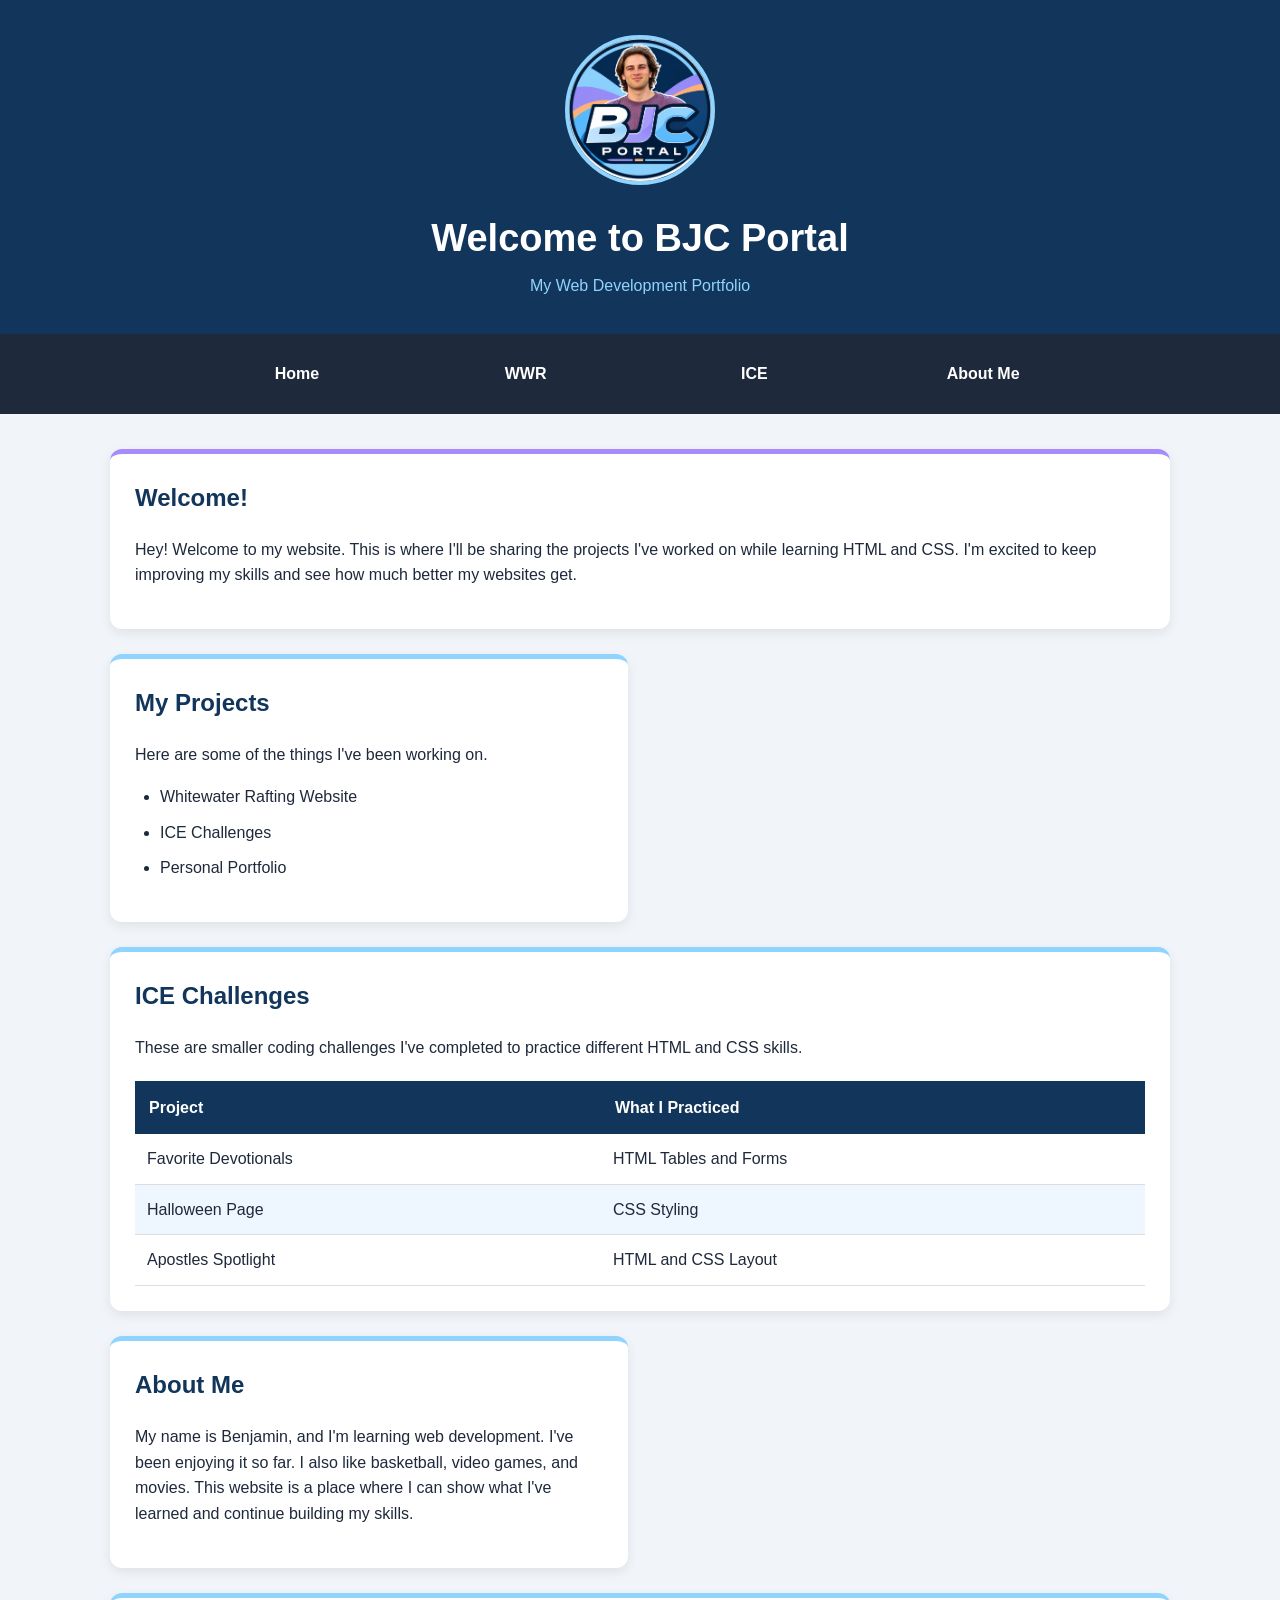
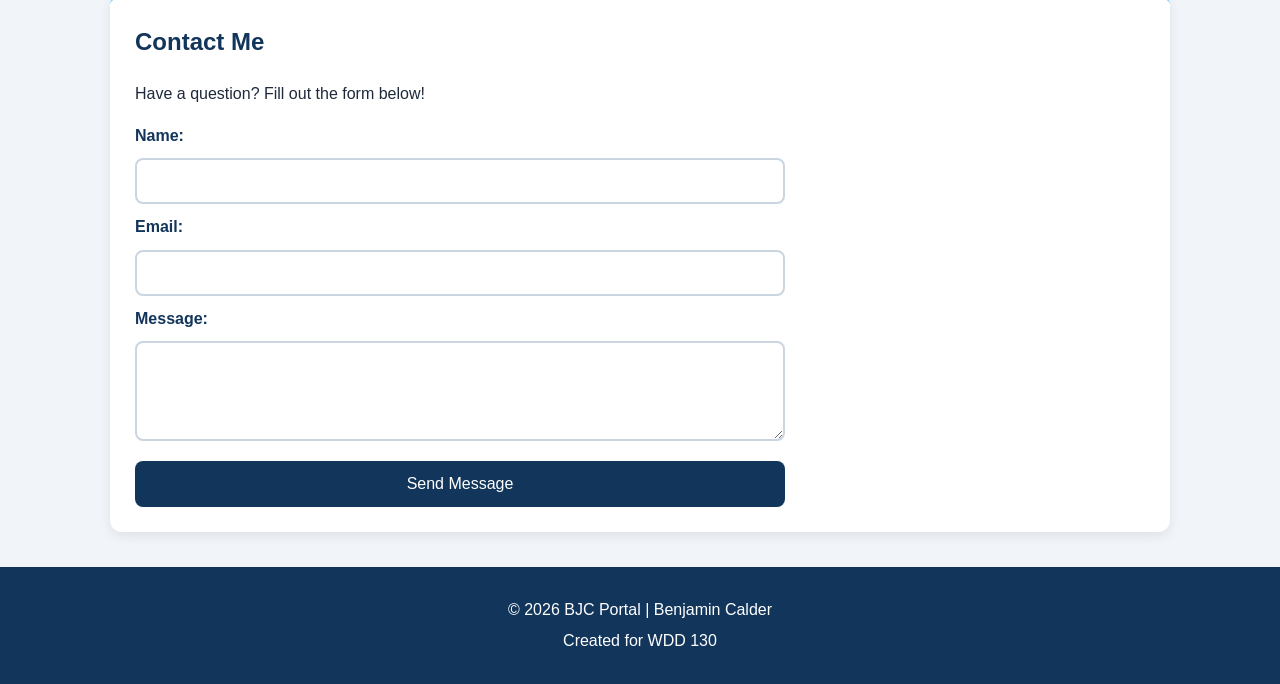
<file: index.html>
<!DOCTYPE html>
<html lang="en">
<head>
    <meta charset="UTF-8">
    <meta name="viewport" content="width=device-width, initial-scale=1.0">
    <title>BJC Portal | Home</title>
    <link rel="stylesheet" href="styles/style.css">
</head>

<body>
    <header>
        <img src="bjc-logo.png" alt="BJC Portal Logo" width="150">
        <h1>Welcome to BJC Portal</h1>
        <p>My Web Development Portfolio</p>
    </header>

    <nav>
        <ul>
            <li><a href="index.html">Home</a></li>
            <li><a href="wwr/index.html">WWR</a></li>
            <li><a href="ice.html">ICE</a></li>
            <li><a href="#about">About Me</a></li>
        </ul>
    </nav>

    <main>
        <section id="welcome">
            <h2>Welcome!</h2>
            <p>
                Hey! Welcome to my website. This is where I'll be
                sharing the projects I've worked on while learning
                HTML and CSS. I'm excited to keep improving my
                skills and see how much better my websites get.
            </p>
        </section>

        <section id="projects">
            <h2>My Projects</h2>
            <p>Here are some of the things I've been working on.</p>

            <ul>
                <li>Whitewater Rafting Website</li>
                <li>ICE Challenges</li>
                <li>Personal Portfolio</li>
            </ul>
        </section>

        <section id="ice">
            <h2>ICE Challenges</h2>
            <p>
                These are smaller coding challenges I've completed
                to practice different HTML and CSS skills.
            </p>

            <table>
                <thead>
                    <tr>
                        <th>Project</th>
                        <th>What I Practiced</th>
                    </tr>
                </thead>
                <tbody>
                    <tr>
                        <td>Favorite Devotionals</td>
                        <td>HTML Tables and Forms</td>
                    </tr>
                    <tr>
                        <td>Halloween Page</td>
                        <td>CSS Styling</td>
                    </tr>
                    <tr>
                        <td>Apostles Spotlight</td>
                        <td>HTML and CSS Layout</td>
                    </tr>
                </tbody>
            </table>
        </section>

        <section id="about">
            <h2>About Me</h2>
            <p>
                My name is Benjamin, and I'm learning web development.
                I've been enjoying it so far. I also like basketball, video games, and movies.
                 This website is a place where I can
                show what I've learned and continue building my skills.
            </p>
        </section>

        <section id="contact">
            <h2>Contact Me</h2>
            <p>Have a question? Fill out the form below!</p>

            <form>
                <label for="name">Name:</label>
                <input type="text" id="name" name="name" required>

                <label for="email">Email:</label>
                <input type="email" id="email" name="email" required>

                <label for="message">Message:</label>
                <textarea id="message" name="message" rows="4"></textarea>

                <button type="button">Send Message</button>
            </form>
        </section>
    </main>

    <footer>
        <p>&copy; 2026 BJC Portal | Benjamin Calder</p>
        <p>Created for WDD 130</p>
    </footer>
</body>
</html>
</file>
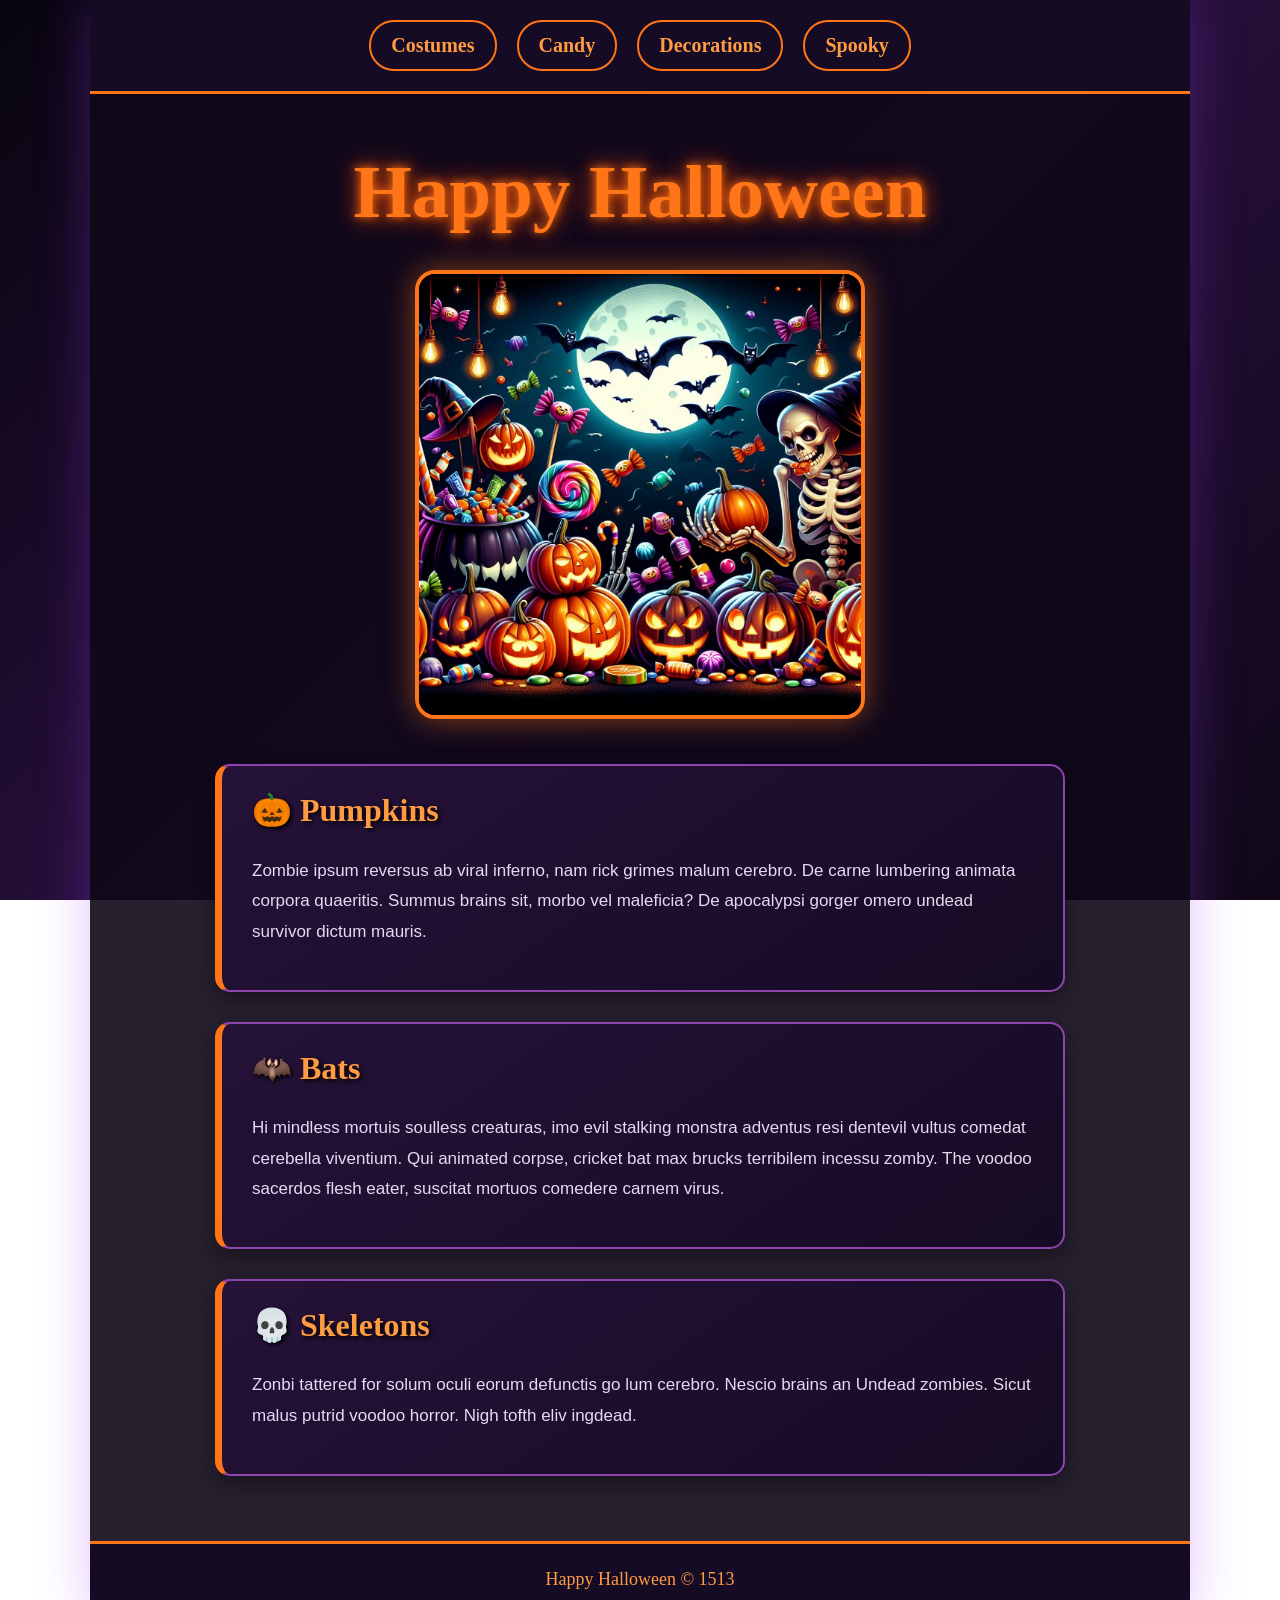
<file: ice/halloween/index.html>
<!-- For this activity you are not allowed to change
 the HTML code, only the CSS -->

<!DOCTYPE html>
<html lang="en">

<head>
    <meta charset="UTF-8">
    <meta name="viewport" content="width=device-width, initial-scale=1.0">
    <title>Document</title>
    <link rel="stylesheet" href="styles/styles.css">
</head>

<body>
    <div id="wrapper">
        <header>
            <nav>
                <ul>
                    <li>Costumes</li>
                    <li>Candy</li>
                    <li>Decorations</li>
                    <li>Spooky</li>
                </ul>
            </nav>
        </header>
        <main>
            <h1>Happy Halloween</h1>
            <img src="images/halloween.png">
            <section>
                <h2>Pumpkins</h2>
                <p>Zombie ipsum reversus ab viral inferno, nam rick grimes
                    malum cerebro. De carne lumbering animata corpora quaeritis.
                    Summus brains sit​​, morbo vel maleficia? De apocalypsi gorger
                    omero undead survivor dictum mauris. </p>
            </section>
            <section>
                <h2>Bats</h2>
                <p>Hi mindless mortuis soulless
                    creaturas, imo evil stalking monstra adventus resi dentevil vultus
                    comedat cerebella viventium. Qui animated corpse, cricket bat max
                    brucks terribilem incessu zomby. The voodoo sacerdos flesh eater,
                    suscitat mortuos comedere carnem virus.</p>
            </section>
            <section>
                <h2>Skeletons</h2>
                <p>Zonbi tattered for solum oculi
                    eorum defunctis go lum cerebro. Nescio brains an Undead zombies. Sicut
                    malus putrid voodoo horror. Nigh tofth eliv ingdead.</p>
            </section>
        </main>
        <footer>
            Happy Halloween &copy; 1513
        </footer>
    </div>
</body>

</html>
</file>
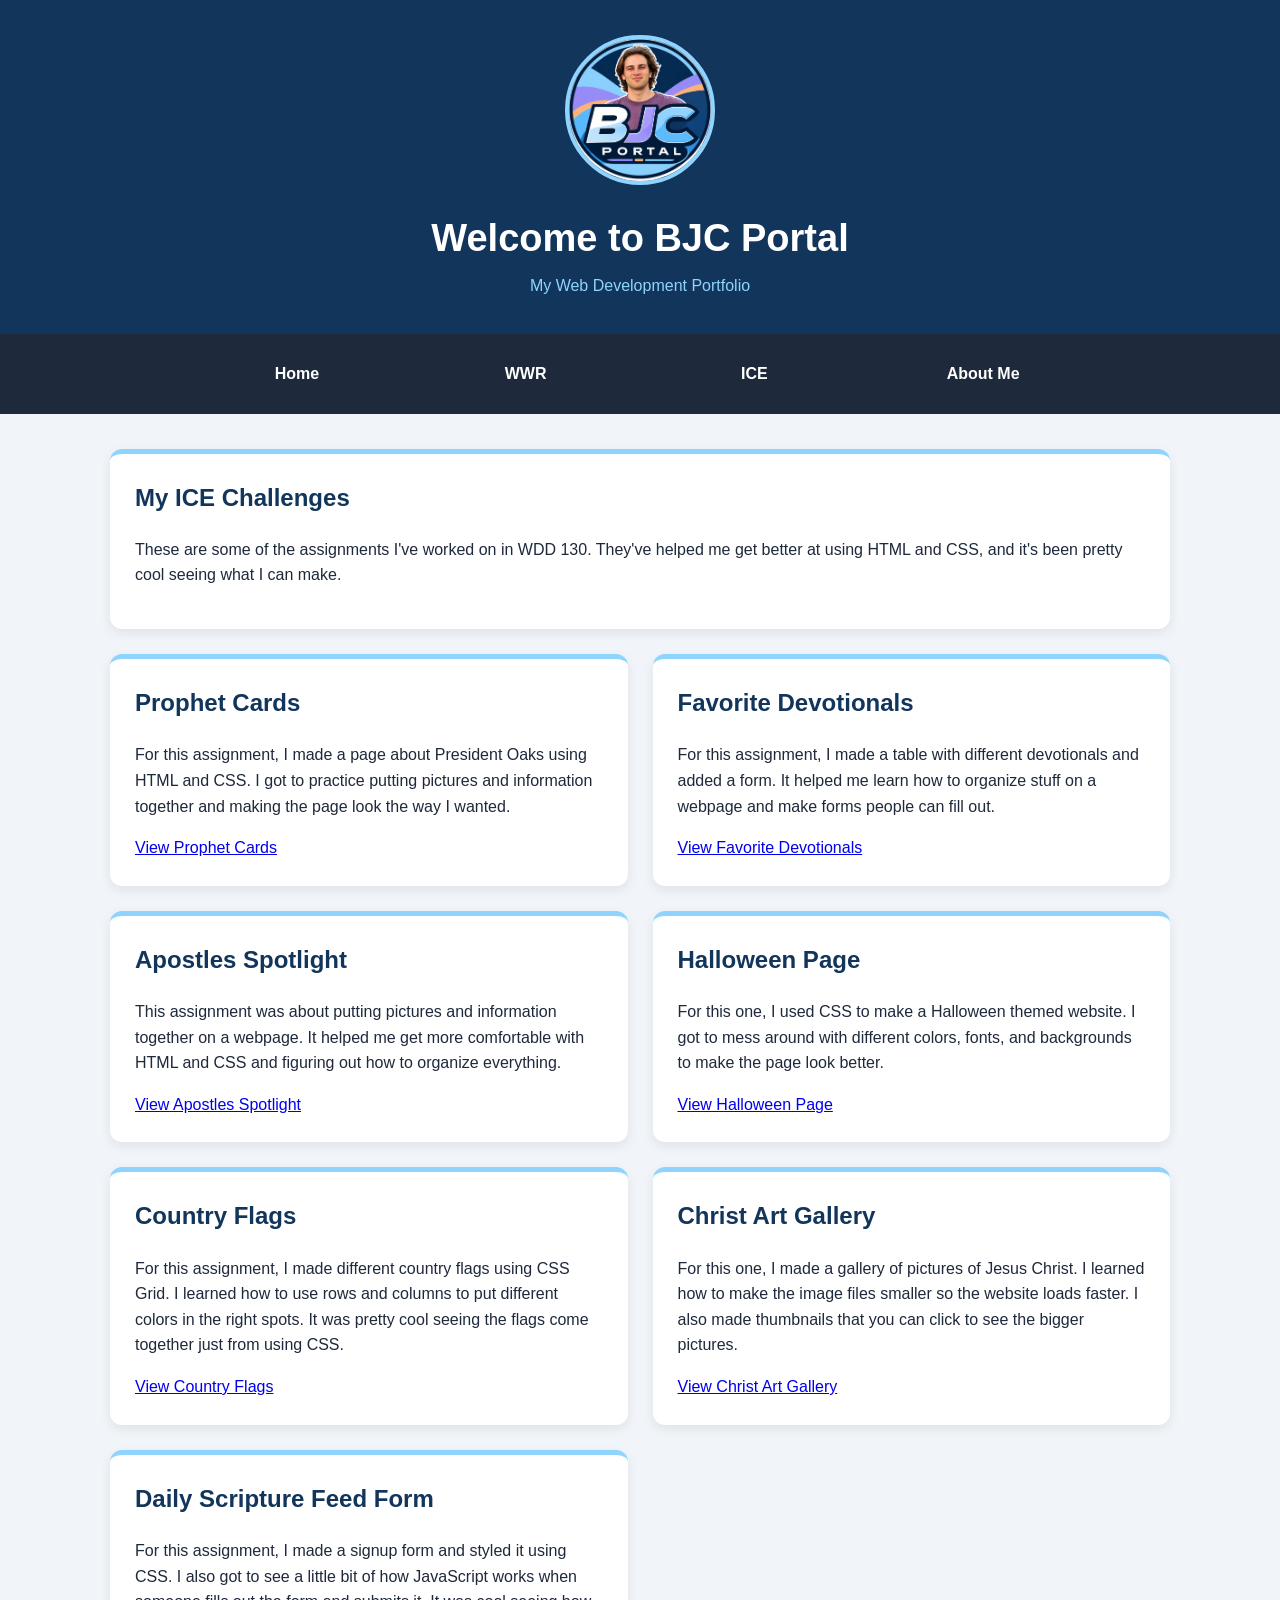
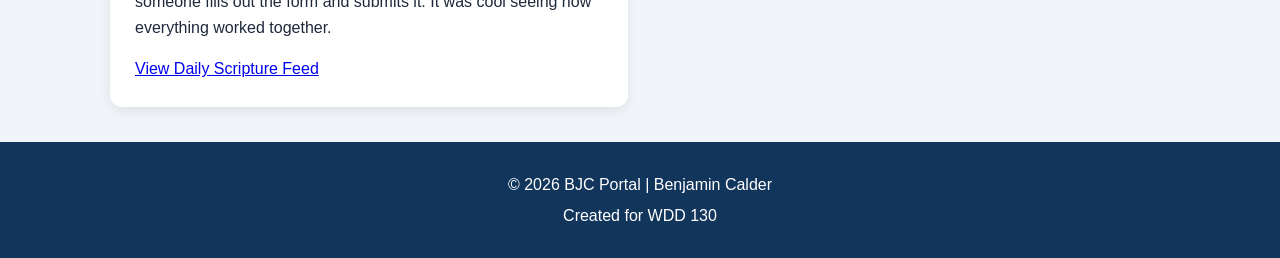
<file: ice.html>
<!DOCTYPE html>
<html lang="en">
<head>
    <meta charset="UTF-8">
    <meta name="viewport" content="width=device-width, initial-scale=1.0">
    <title>BJC Portal | ICE Challenges</title>
    <link rel="stylesheet" href="styles/style.css">
</head>

<body>
    <header>
        <img src="bjc-logo.png" alt="BJC Portal Logo" width="150">
        <h1>Welcome to BJC Portal</h1>
        <p>My Web Development Portfolio</p>
    </header>

    <nav>
        <ul>
            <li><a href="index.html">Home</a></li>
            <li><a href="wwr/index.html">WWR</a></li>
            <li><a href="ice.html">ICE</a></li>
            <li><a href="index.html#about">About Me</a></li>
        </ul>
    </nav>

    <main>
        <section id="ice">
            <h2>My ICE Challenges</h2>
            <p>
                These are some of the assignments I've worked on in
                WDD 130. They've helped me get better at using HTML
                and CSS, and it's been pretty cool seeing what I can make.
            </p>
        </section>

        <section>
            <h2>Prophet Cards</h2>
            <p>
                For this assignment, I made a page about President Oaks
                using HTML and CSS. I got to practice putting pictures
                and information together and making the page look
                the way I wanted.
            </p>
            <a href="ice/prophet_cards/oaks.html" target="_blank" rel="noopener noreferrer">
                View Prophet Cards
            </a>
        </section>

        <section>
            <h2>Favorite Devotionals</h2>
            <p>
                For this assignment, I made a table with different
                devotionals and added a form. It helped me learn how
                to organize stuff on a webpage and make forms people
                can fill out.
            </p>
            <a href="ice/favorite_devo/favdevo.html" target="_blank" rel="noopener noreferrer">
                View Favorite Devotionals
            </a>
        </section>

        <section>
            <h2>Apostles Spotlight</h2>
            <p>
                This assignment was about putting pictures and
                information together on a webpage. It helped me
                get more comfortable with HTML and CSS and figuring
                out how to organize everything.
            </p>
            <a href="ice/apostle_spotlight/apostles.html" target="_blank" rel="noopener noreferrer">
                View Apostles Spotlight
            </a>
        </section>

        <section>
            <h2>Halloween Page</h2>
            <p>
                For this one, I used CSS to make a Halloween themed
                website. I got to mess around with different colors,
                fonts, and backgrounds to make the page look better.
            </p>
            <a href="ice/halloween/index.html" target="_blank" rel="noopener noreferrer">
                View Halloween Page
            </a>
        </section>

        <section>
            <h2>Country Flags</h2>
            <p>
                For this assignment, I made different country flags
                using CSS Grid. I learned how to use rows and columns
                to put different colors in the right spots. It was
                pretty cool seeing the flags come together just
                from using CSS.
            </p>
            <a href="ice/grid_flags/flags.html" target="_blank" rel="noopener noreferrer">
                View Country Flags
            </a>
        </section>

        <section>
            <h2>Christ Art Gallery</h2>
            <p>
                For this one, I made a gallery of pictures of Jesus
                Christ. I learned how to make the image files smaller
                so the website loads faster. I also made thumbnails
                that you can click to see the bigger pictures.
            </p>
            <a href="ice/gallery/gallery.html" target="_blank" rel="noopener noreferrer">
                View Christ Art Gallery
            </a>
        </section>

        <section>
            <h2>Daily Scripture Feed Form</h2>
            <p>
                For this assignment, I made a signup form and styled
                it using CSS. I also got to see a little bit of how
                JavaScript works when someone fills out the form
                and submits it. It was cool seeing how everything
                worked together.
            </p>
            <a href="ice/signup/signup.html" target="_blank" rel="noopener noreferrer">
                View Daily Scripture Feed
            </a>
        </section>
    </main>

    <footer>
        <p>&copy; 2026 BJC Portal | Benjamin Calder</p>
        <p>Created for WDD 130</p>
    </footer>
</body>
</html>
</file>
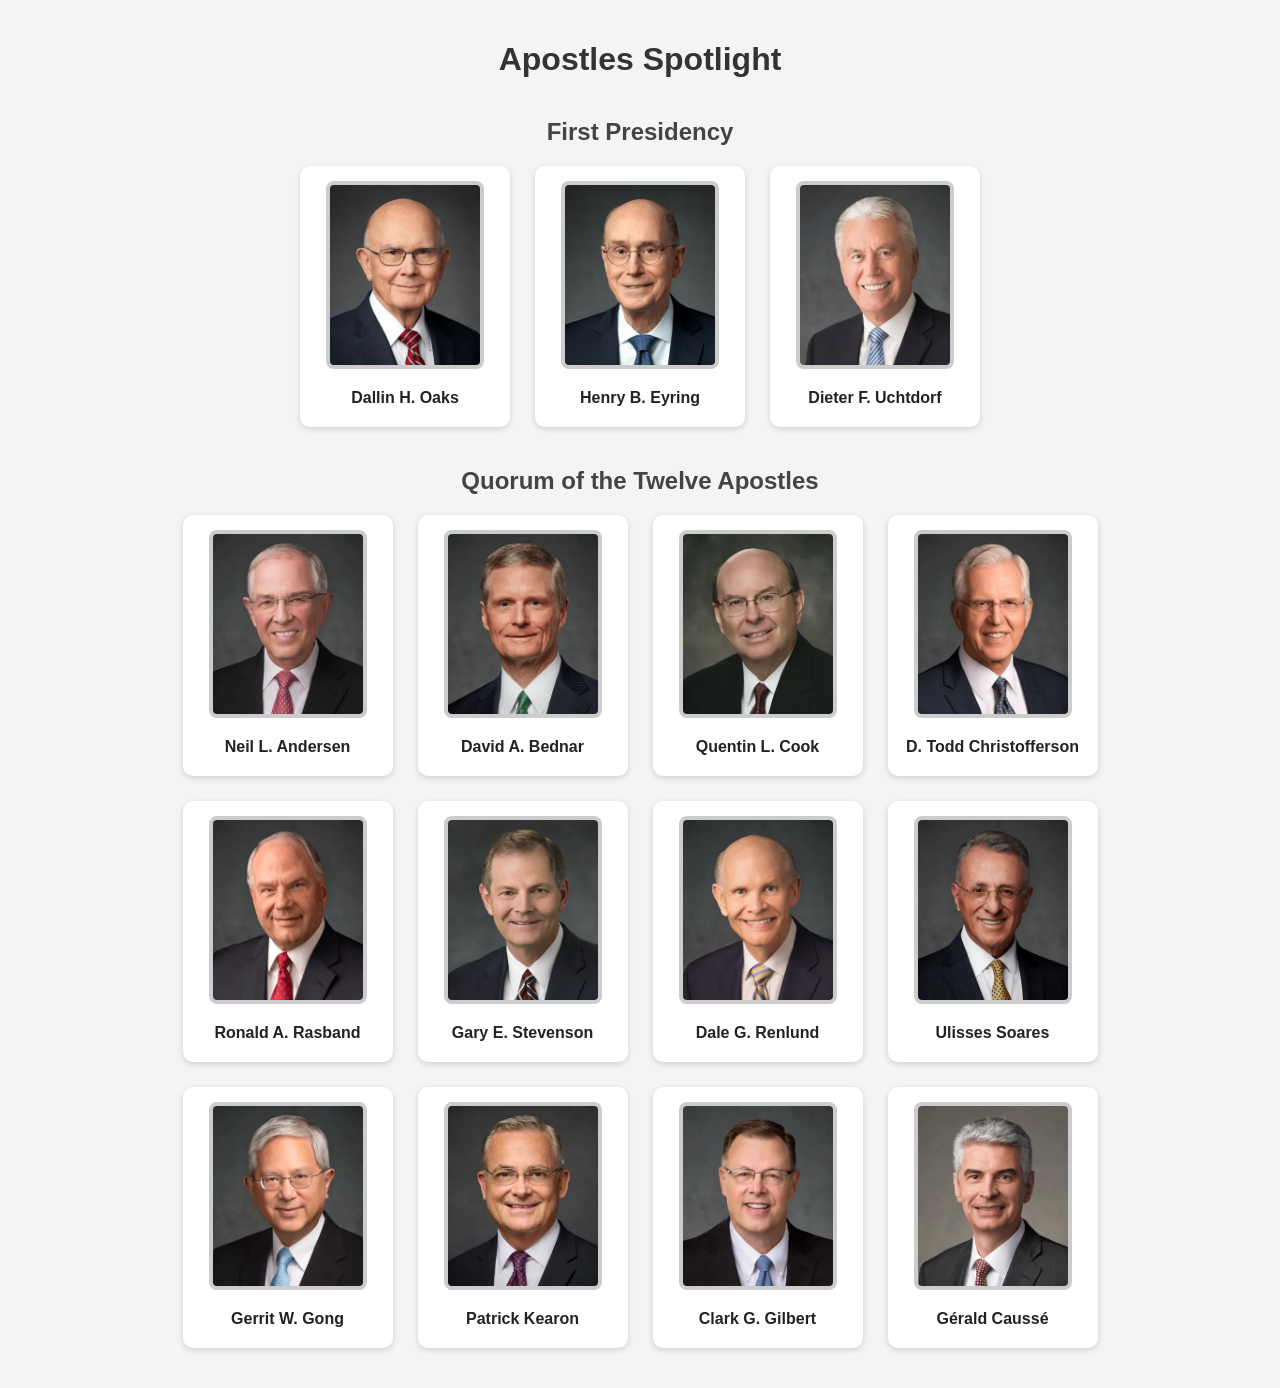
<file: ice/apostle_spotlight/apostles.html>
<!DOCTYPE html>
<html lang="en">
<head>
    <meta charset="UTF-8">
    <meta name="viewport" content="width=device-width, initial-scale=1.0">
    <title>Apostles Spotlights</title>

    <style>
        body {
            font-family: Arial, sans-serif;
            background-color: #f4f4f4;
            color: #222;
            text-align: center;
            margin: 0;
            padding: 20px;
        }

        h1 {
            color: #333;
        }

        h2 {
            margin-top: 40px;
            color: #444;
        }

        .apostles-container {
            display: flex;
            flex-wrap: wrap;
            justify-content: center;
            gap: 25px;
            max-width: 1100px;
            margin: 20px auto;
        }

        .apostle {
            width: 180px;
            padding: 15px;
            background-color: white;
            border-radius: 10px;
            box-shadow: 0 2px 6px rgba(0, 0, 0, 0.15);
        }

        .apostle img {
            width: 150px;
            height: 180px;
            object-fit: cover;
            border: 4px solid #ccc;
            border-radius: 8px;
            transition: border-color 0.3s, transform 0.3s;
        }

        .apostle img:hover {
            border-color: #d4a017;
            transform: scale(1.05);
        }

        .apostle h3 {
            font-size: 16px;
            margin-bottom: 5px;
        }
    </style>
</head>

<body>
    <h1>Apostles Spotlight</h1>

    <h2>First Presidency</h2>
    <div class="apostles-container">
        <div class="apostle">
            <img src="images/oaks.webp" alt="Dallin H. Oaks">
            <h3>Dallin H. Oaks</h3>
        </div>

        <div class="apostle">
            <img src="images/eyring.webp" alt="Henry B. Eyring">
            <h3>Henry B. Eyring</h3>
        </div>

        <div class="apostle">
            <img src="images/uchtdorf.webp" alt="Dieter F. Uchtdorf">
            <h3>Dieter F. Uchtdorf</h3>
        </div>
    </div>

    <h2>Quorum of the Twelve Apostles</h2>
    <div class="apostles-container">
        <div class="apostle">
            <img src="images/anderson.webp" alt="Neil L. Andersen">
            <h3>Neil L. Andersen</h3>
        </div>

        <div class="apostle">
            <img src="images/bednar.webp" alt="David A. Bednar">
            <h3>David A. Bednar</h3>
        </div>

        <div class="apostle">
            <img src="images/cook.webp" alt="Quentin L. Cook">
            <h3>Quentin L. Cook</h3>
        </div>

        <div class="apostle">
            <img src="images/christofferson.webp" alt="D. Todd Christofferson">
            <h3>D. Todd Christofferson</h3>
        </div>

        <div class="apostle">
            <img src="images/rasband.webp" alt="Ronald A. Rasband">
            <h3>Ronald A. Rasband</h3>
        </div>

        <div class="apostle">
            <img src="images/stevenson.webp" alt="Gary E. Stevenson">
            <h3>Gary E. Stevenson</h3>
        </div>

        <div class="apostle">
            <img src="images/renlund.webp" alt="Dale G. Renlund">
            <h3>Dale G. Renlund</h3>
        </div>

        <div class="apostle">
            <img src="images/soares.webp" alt="Ulisses Soares">
            <h3>Ulisses Soares</h3>
        </div>

        <div class="apostle">
            <img src="images/gong.webp" alt="Gerrit W. Gong">
            <h3>Gerrit W. Gong</h3>
        </div>

        <div class="apostle">
            <img src="images/kearon.webp" alt="Patrick Kearon">
            <h3>Patrick Kearon</h3>
        </div>

        <div class="apostle">
            <img src="images/gilbert.webp" alt="Clark G. Gilbert">
            <h3>Clark G. Gilbert</h3>
        </div>

        <div class="apostle">
            <img src="images/causse.webp" alt="Gérald Caussé">
            <h3>Gérald Caussé</h3>
        </div>
    </div>
</body>
</html>
</file>
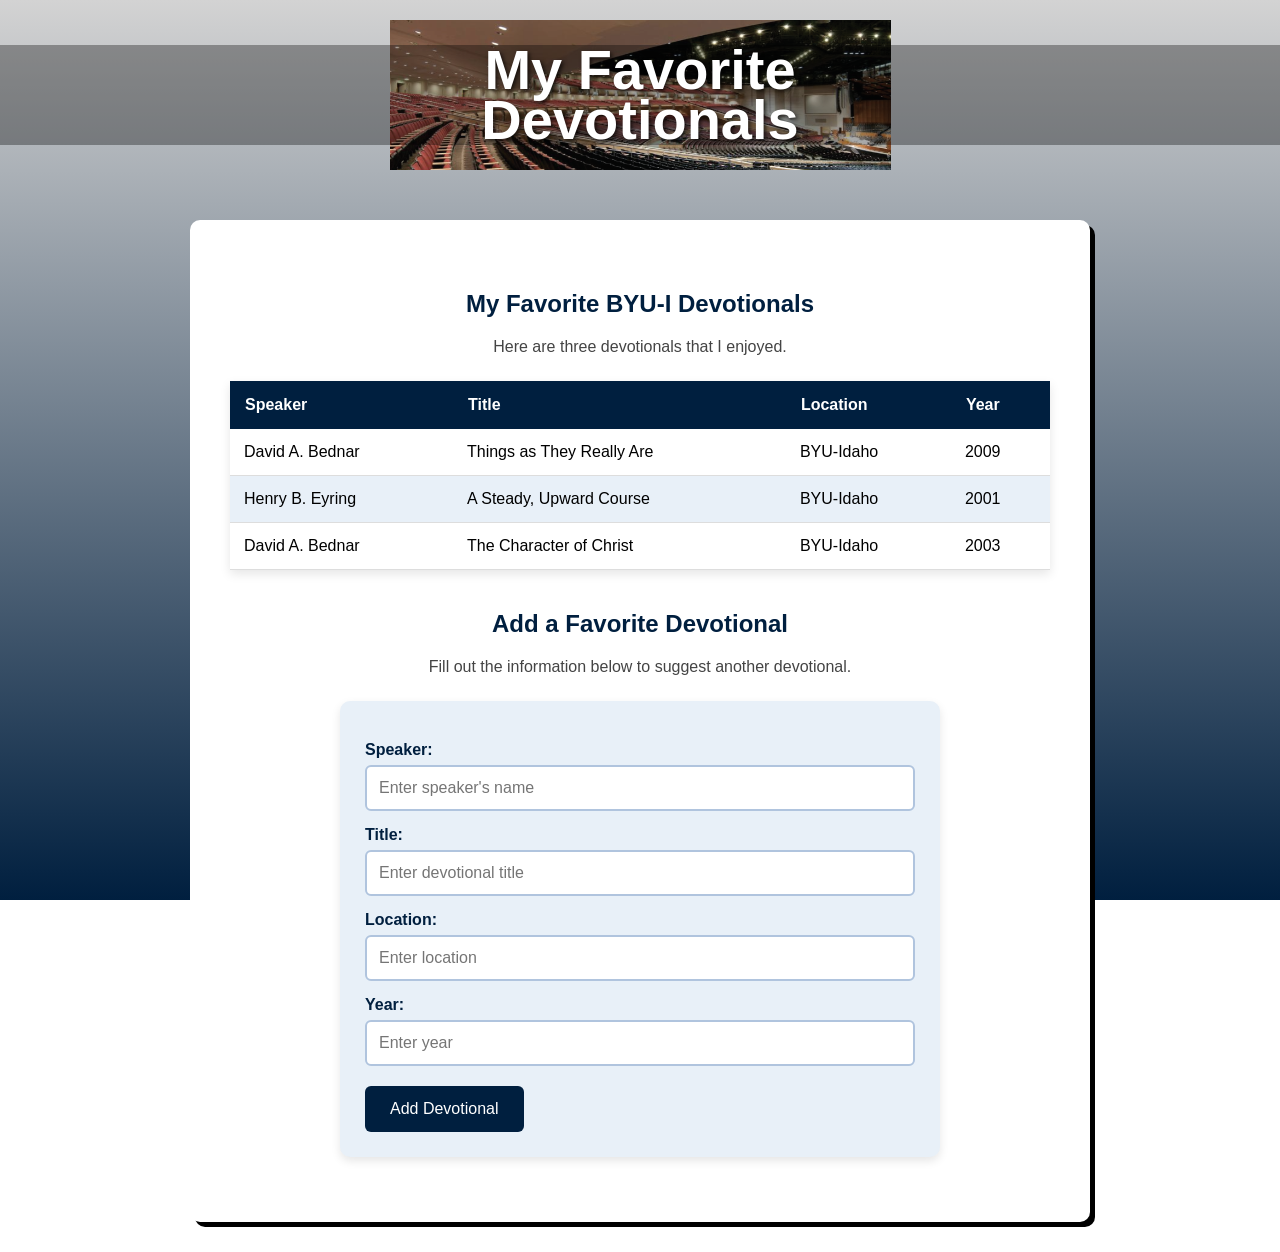
<file: ice/favorite_devo/favdevo.html>
<!DOCTYPE html>
<html lang="en">
<head>
  <meta charset="UTF-8">
  <meta name="viewport" content="width=device-width, initial-scale=1.0">
  <title>My Favorite Devotionals</title>
  <link rel="stylesheet" href="styles/styles.css">
</head>

<body>
  <div class="container">

    <header class="header">
      <div class="header-image">
        <h1>My Favorite<br>Devotionals</h1>
      </div>
    </header>

    <main>
      <div class="content-box">

        <h2>My Favorite BYU-I Devotionals</h2>
        <p>Here are three devotionals that I enjoyed.</p>

        <table>
          <thead>
            <tr>
              <th>Speaker</th>
              <th>Title</th>
              <th>Location</th>
              <th>Year</th>
            </tr>
          </thead>

          <tbody>
            <tr>
              <td>David A. Bednar</td>
              <td>Things as They Really Are</td>
              <td>BYU-Idaho</td>
              <td>2009</td>
            </tr>

            <tr>
              <td>Henry B. Eyring</td>
              <td>A Steady, Upward Course</td>
              <td>BYU-Idaho</td>
              <td>2001</td>
            </tr>

            <tr>
              <td>David A. Bednar</td>
              <td>The Character of Christ</td>
              <td>BYU-Idaho</td>
              <td>2003</td>
            </tr>
          </tbody>
        </table>

        <h2>Add a Favorite Devotional</h2>
        <p>Fill out the information below to suggest another devotional.</p>

        <form>
          <label for="speaker">Speaker:</label>
          <input type="text" id="speaker" name="speaker"
                 placeholder="Enter speaker's name" required>

          <label for="title">Title:</label>
          <input type="text" id="title" name="title"
                 placeholder="Enter devotional title" required>

          <label for="location">Location:</label>
          <input type="text" id="location" name="location"
                 placeholder="Enter location" required>

          <label for="year">Year:</label>
          <input type="number" id="year" name="year"
                 placeholder="Enter year" required>

          <button type="button">Add Devotional</button>
        </form>

      </div>
    </main>

  </div>
</body>
</html>
</file>
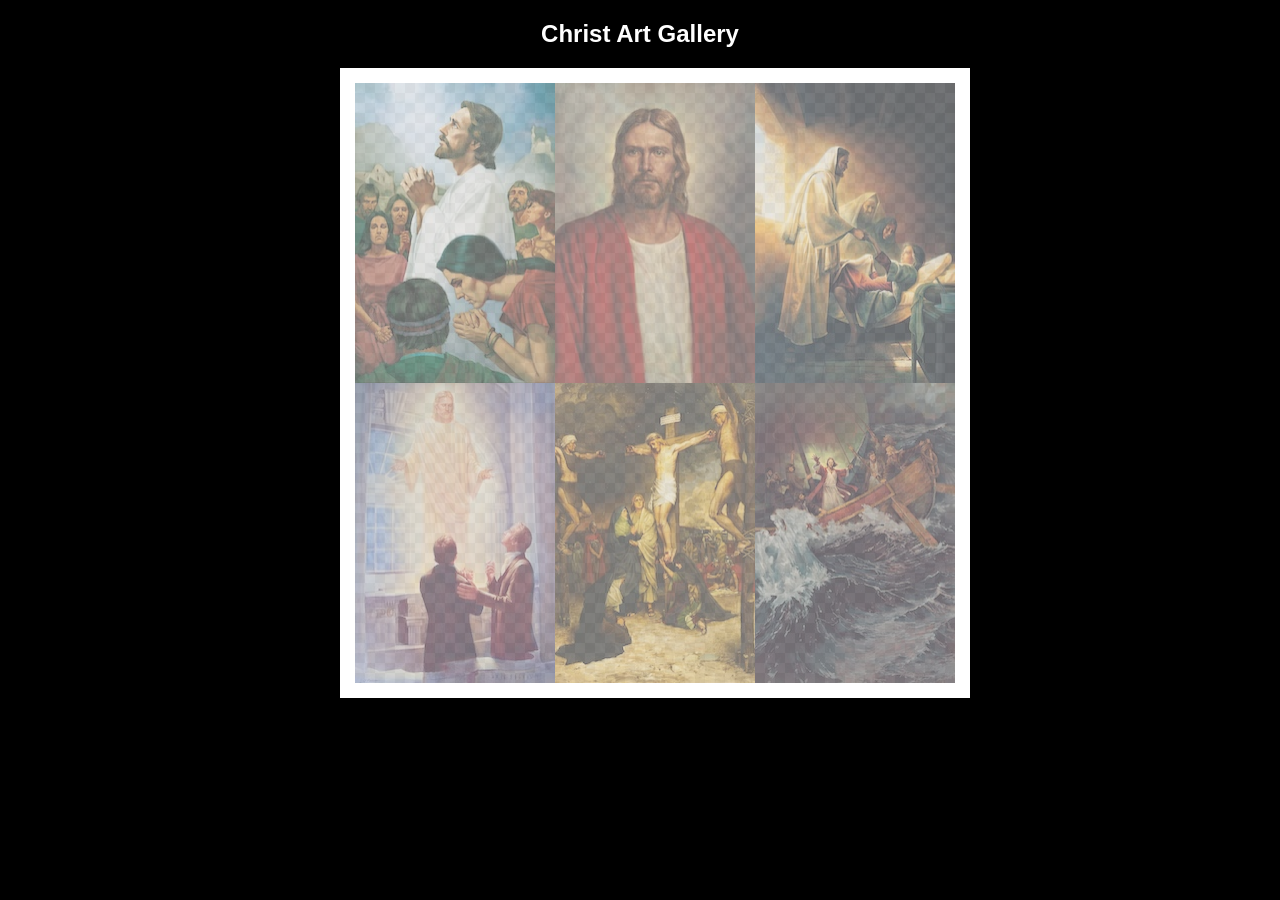
<file: ice/gallery/gallery.html>
<!DOCTYPE html>
<html lang="en">
<head>
    <meta charset="UTF-8">
    <meta name="viewport" content="width=device-width, initial-scale=1.0">
    <title>Images of Christ</title>
    <style>
        body {
            background: black;
        }

        #wrapper {
            width: 600px;
            margin: 0 auto;
        }

        nav {
            color: white;
            text-align: center;
            font-family: Haettenschweiler, 'Arial Narrow Bold', sans-serif;
        }

        #gallery {
            display: grid;
            grid-template-columns: 200px 200px 200px;
            border: 15px solid rgb(255, 255, 255);
            width: 100%;
            background-color: #ddd;
            background-image:
                linear-gradient(45deg, #ccc 26%, transparent 26%),
                linear-gradient(135deg, #ccc 26%, transparent 26%),
                linear-gradient(45deg, transparent 75%, #ccc 75%),
                linear-gradient(135deg, transparent 75%, #ccc 75%);
            background-size: 20px 20px;
            background-position: 0 0, 10px 0, 10px -10px, 0px 10px;
        }

        #gallery a {
            cursor: url('images/christus.png'), pointer;
        }

        #gallery img {
            width: 200px;
            height: 300px;
            opacity: 50%;
            display: block;
        }

        #gallery img:hover {
            opacity: 100%;
        }
    </style>
</head>

<body>
    <div id="wrapper">
        <nav>
            <h1>Christ Art Gallery</h1>
        </nav>

        <main>
            <div id="gallery">
                <a href="images/big/img1.jpg">
                    <img src="images/small/img1.jpg" alt="Christ praying with the Nephites">
                </a>

                <a href="images/big/img2.jpg">
                    <img src="images/small/img2.jpg" alt="Jesus the Christ">
                </a>

                <a href="images/big/img3.jpg">
                    <img src="images/small/img3.jpg" alt="Jesus Raising the Daughter of Jairus">
                </a>

                <a href="images/big/img4.jpg">
                    <img src="images/small/img4.jpg" alt="The Lord Appears in the Kirtland Temple">
                </a>

                <a href="images/big/img5.jpg">
                    <img src="images/small/img5.jpg" alt="Crucifixion of Jesus Christ">
                </a>

                <a href="images/big/img6.jpg">
                    <img src="images/small/img6.jpg" alt="Jesus Calms the Storm">
                </a>
            </div>
        </main>
    </div>
</body>
</html>
</file>
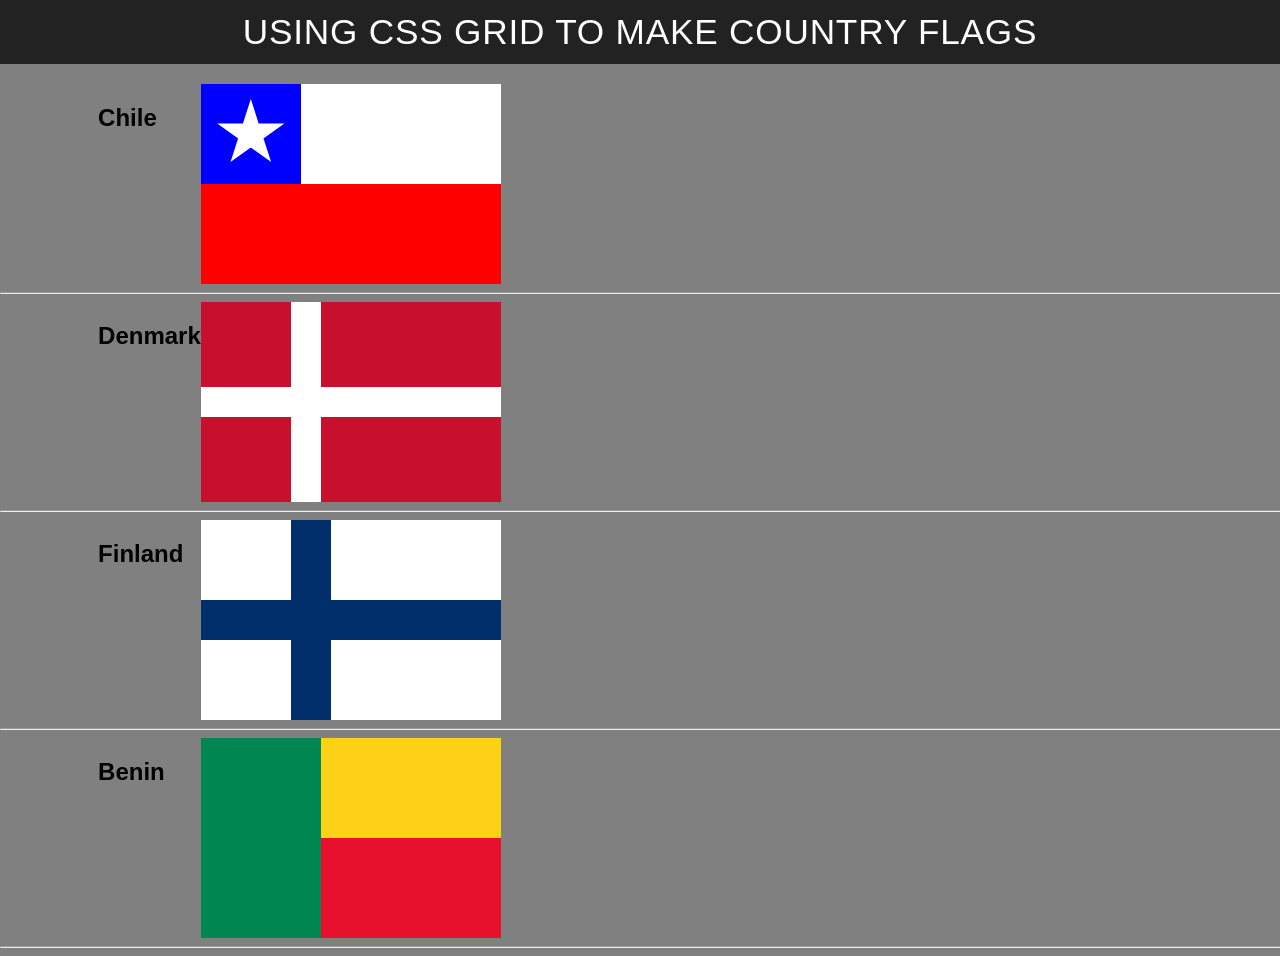
<file: ice/grid_flags/flags.html>
<!DOCTYPE html>
<html lang="en">

<head>
    <meta charset="UTF-8">
    <meta name="viewport" content="width=device-width, initial-scale=1.0">
    <title>Country Flags Using CSS Grid</title>

    <style>
        body {
            margin: 0;
            font-family: 'Helvetica Neue', sans-serif;
            background-color: gray;
        }

        header {
            background-color: #222;
            color: white;
            padding: 0.75rem 1.5rem;
            display: flex;
            align-items: center;
            justify-content: center;
            font-size: 1.1rem;
            letter-spacing: 0.05rem;
            text-transform: uppercase;
        }

        header h1 {
            margin: 0;
            font-weight: 400;
        }

        main {
            display: grid;
            grid-template-columns: .1fr .1fr 1fr .1fr;
            margin-top: 20px;
        }

        hr {
            width: 100%;
            grid-column: 1 / 5;
        }

        h2 {
            grid-column: 2 / 3;
        }

        /* CHILE FLAG */

        #chile {
            display: grid;
            grid-template-columns: 1fr 1fr 1fr;
            grid-template-rows: 1fr 1fr;
            width: 300px;
            height: 200px;
        }

        #blue {
            background: blue;
            grid-column: 1 / 2;
            display: grid;
            align-items: center;
            justify-items: center;
        }

        #white {
            background: white;
            grid-column: 2 / 4;
        }

        #red {
            background: red;
            grid-column: 1 / 4;
        }

        .star {
            width: 70px;
            aspect-ratio: 1;
            background: white;
            clip-path: polygon(
                50% 0,
                79% 90%,
                2% 35%,
                98% 35%,
                21% 90%
            );
        }

        /* DENMARK FLAG */

        #denmark {
            display: grid;
            grid-template-columns: 90px 30px 180px;
            grid-template-rows: 85px 30px 85px;
            width: 300px;
            height: 200px;
            background-color: white;
        }

        #dred1 {
            background-color: #c8102e;
            grid-column: 1;
            grid-row: 1;
        }

        #dred2 {
            background-color: #c8102e;
            grid-column: 3;
            grid-row: 1;
        }

        #dred3 {
            background-color: #c8102e;
            grid-column: 1;
            grid-row: 3;
        }

        #dred4 {
            background-color: #c8102e;
            grid-column: 3;
            grid-row: 3;
        }

        /* FINLAND FLAG */

        #finland {
            display: grid;
            grid-template-columns: 90px 40px 170px;
            grid-template-rows: 80px 40px 80px;
            width: 300px;
            height: 200px;
            background-color: #002f6c;
        }

        #fwhite1 {
            background-color: white;
            grid-column: 1;
            grid-row: 1;
        }

        #fwhite2 {
            background-color: white;
            grid-column: 3;
            grid-row: 1;
        }

        #fwhite3 {
            background-color: white;
            grid-column: 1;
            grid-row: 3;
        }

        #fwhite4 {
            background-color: white;
            grid-column: 3;
            grid-row: 3;
        }

        /* BENIN FLAG */

        #benin {
            display: grid;
            grid-template-columns: 120px 180px;
            grid-template-rows: 100px 100px;
            width: 300px;
            height: 200px;
        }

        #bgreen {
            background-color: #008751;
            grid-column: 1;
            grid-row: 1 / 3;
        }

        #byellow {
            background-color: #fcd116;
            grid-column: 2;
            grid-row: 1;
        }

        #bred {
            background-color: #e8112d;
            grid-column: 2;
            grid-row: 2;
        }

    </style>
</head>

<body>
    <header>
        <h1>Using CSS Grid to make Country Flags</h1>
    </header>

    <main>
        <h2>Chile</h2>
        <div id="chile">
            <div id="blue">
                <div class="star"></div>
            </div>
            <div id="white"></div>
            <div id="red"></div>
        </div>
        <hr>

        <h2>Denmark</h2>
        <div id="denmark">
            <div id="dred1"></div>
            <div id="dred2"></div>
            <div id="dred3"></div>
            <div id="dred4"></div>
        </div>
        <hr>

        <h2>Finland</h2>
        <div id="finland">
            <div id="fwhite1"></div>
            <div id="fwhite2"></div>
            <div id="fwhite3"></div>
            <div id="fwhite4"></div>
        </div>
        <hr>

        <h2>Benin</h2>
        <div id="benin">
            <div id="bgreen"></div>
            <div id="byellow"></div>
            <div id="bred"></div>
        </div>
        <hr>
    </main>
</body>

</html>
</file>
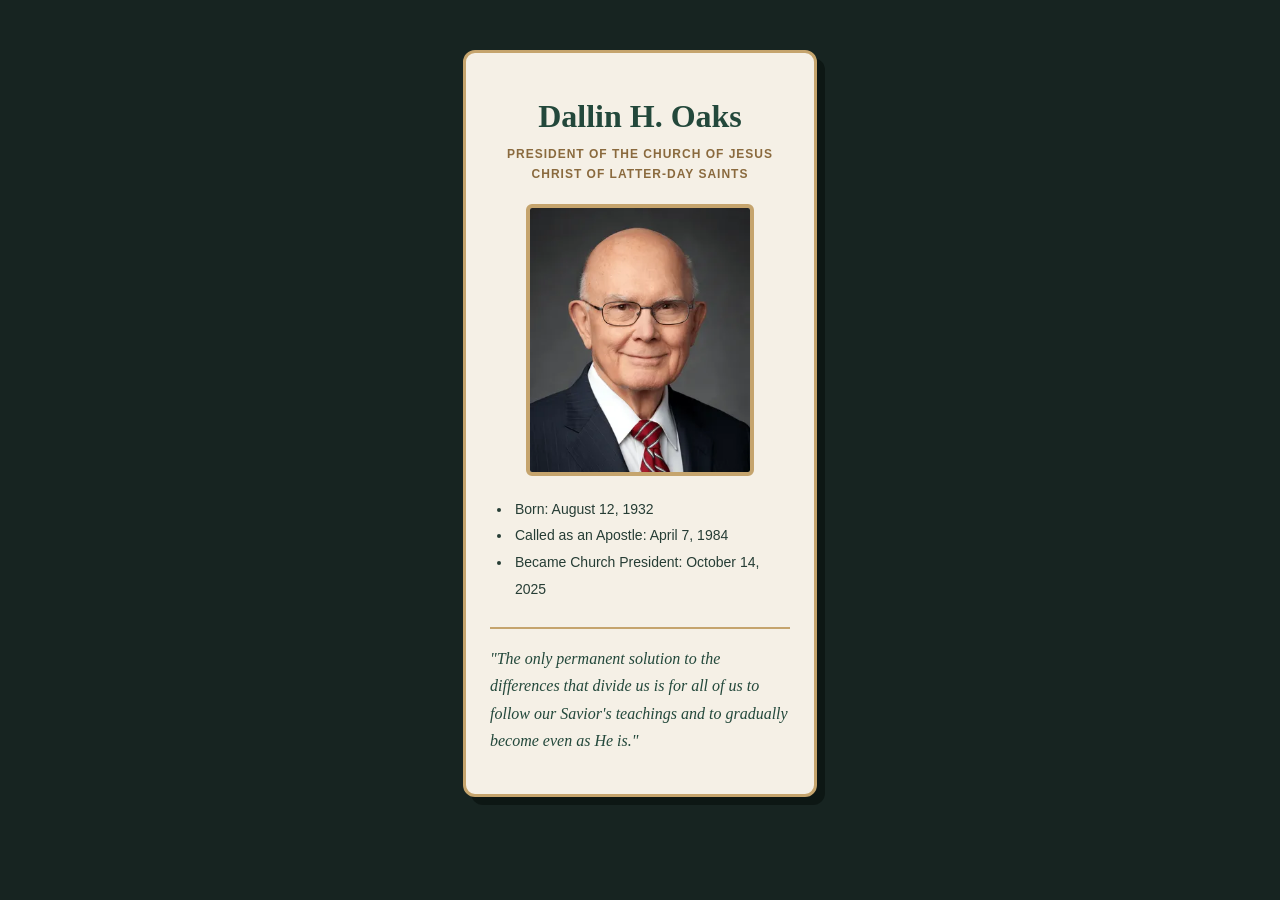
<file: ice/prophet_cards/oaks.html>
<!DOCTYPE html>
<html lang="en">
<head>
    <meta charset="UTF-8">
    <meta name="viewport" content="width=device-width, initial-scale=1.0">
    <title>Dallin H. Oaks Prophet Card</title>

    <style>
        body {
            background-color: #172421;
            font-family: Georgia, "Times New Roman", serif;
            margin: 0;
            padding: 20px;
        }

        .card {
            background-color: #F5F0E6;
            border: 3px solid #C5A46D;
            border-radius: 12px;
            width: 300px;
            margin: 30px auto;
            padding: 24px;
            color: #263D35;
            box-shadow: 8px 8px 0px #0D1714;
        }

        h1 {
            text-align: center;
            font-family: Georgia, "Times New Roman", serif;
            font-size: 32px;
            font-weight: bold;
            color: #23483B;
            margin-bottom: 10px;
        }

        h2 {
            text-align: center;
            font-family: Arial, sans-serif;
            font-size: 12px;
            line-height: 1.6;
            letter-spacing: 1px;
            text-transform: uppercase;
            color: #8A6A3E;
            margin-top: 0;
        }

        img {
            display: block;
            width: 220px;
            max-width: 90%;
            margin: 20px auto;
            border: 4px solid #C5A46D;
            border-radius: 6px;
        }

        ul {
            font-family: Arial, sans-serif;
            font-size: 14px;
            line-height: 1.9;
            padding-left: 22px;
        }

        li {
            padding-left: 3px;
        }

        .quote {
            color: #23483B;
            font-family: Georgia, "Times New Roman", serif;
            font-size: 16px;
            font-style: italic;
            line-height: 1.7;
            border-top: 2px solid #C5A46D;
            padding-top: 16px;
            margin-top: 25px;
        }
    </style>
</head>

<body>
    <main class="card">
        <h1>Dallin H. Oaks</h1>

        <h2>President of the Church of Jesus Christ of Latter-day Saints</h2>

        <img src="images/oaks.webp" alt="President Dallin H. Oaks">

        <ul>
            <li>Born: August 12, 1932</li>
            <li>Called as an Apostle: April 7, 1984</li>
            <li>Became Church President: October 14, 2025</li>
        </ul>

        <p class="quote">
            "The only permanent solution to the differences that divide us is for all of us to follow our Savior's teachings and to gradually become even as He is."
        </p>
    </main>
</body>
</html>
</file>
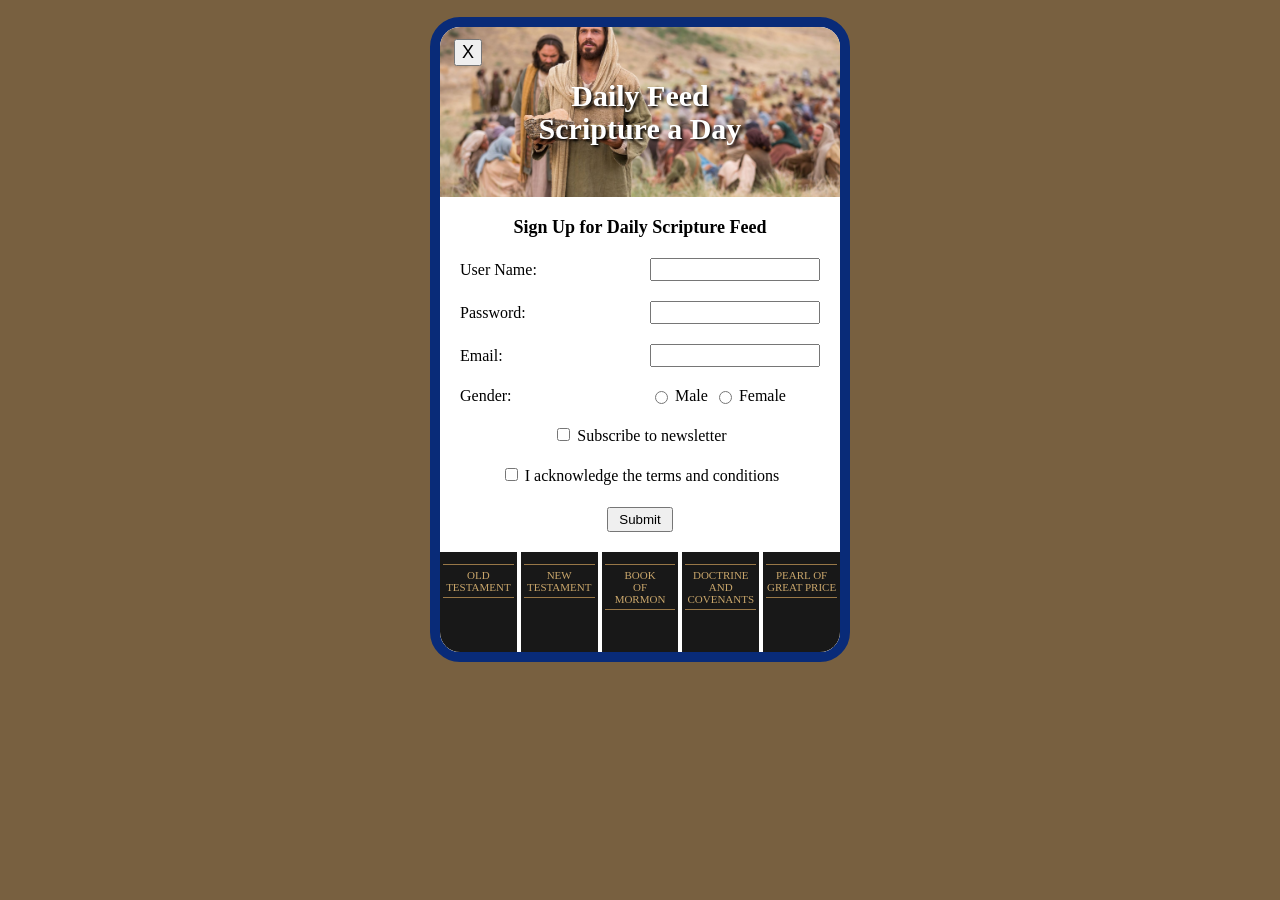
<file: ice/signup/signup.html>
<!DOCTYPE html>
<html lang="en">

<head>
    <meta charset="UTF-8">
    <meta name="viewport" content="width=device-width, initial-scale=1.0">
    <title>Daily Feed Sign Up</title>

    <style>
        * {
            box-sizing: border-box;
        }

        body {
            margin: 0;
            background: rgb(120, 96, 64);
            font-family: Georgia, 'Times New Roman', serif;
        }

        #formContainer {
            width: 420px;
            max-width: 95%;
            margin: 17px auto;
            background: white;
            border: 10px solid #092b78;
            border-radius: 30px;
            overflow: hidden;
        }

        .banner {
            height: 170px;
            background-color: #8c8068;
            background-image: url("images/jesus_feeds_5000.jpeg");
            background-size: cover;
            background-position: center;
            position: relative;
            display: grid;
            place-items: center;
            text-align: center;
        }

        .banner h1 {
            color: white;
            font-size: 30px;
            line-height: 1.1;
            text-shadow: 2px 2px 3px black;
            margin: 0;
        }

        #closeBtn {
            position: absolute;
            top: 12px;
            left: 14px;
            font-size: 18px;
            cursor: pointer;
        }

        h3 {
            text-align: center;
            font-size: 18px;
            margin: 20px 0;
        }

        #myForm {
            padding: 0 20px 20px;
            display: grid;
            grid-template-columns: 1fr 170px;
            gap: 20px 12px;
            align-items: center;
        }

        #myForm > label {
            font-size: 16px;
        }

        #myForm > input {
            width: 100%;
            height: 23px;
        }

        .genderOptions {
            display: flex;
            align-items: center;
            gap: 4px;
        }

        .genderOptions label {
            margin-right: 2px;
        }

        .fullRow {
            grid-column: 1 / 3;
            text-align: center;
        }

        .fullRow label {
            cursor: pointer;
        }

        .submitRow {
            margin-top: 2px;
        }

        .submitRow button {
            cursor: pointer;
            padding: 3px 10px;
        }

        .scriptures {
            display: grid;
            grid-template-columns: repeat(5, 1fr);
            gap: 4px;
            background: white;
        }

        .scripture {
            background: #181818;
            color: #c9a66b;
            min-height: 100px;
            text-align: center;
            padding: 12px 3px;
            font-size: 11px;
            text-transform: uppercase;
        }

        .scripture span {
            display: block;
            border-top: 1px solid #987747;
            border-bottom: 1px solid #987747;
            padding: 4px 0;
        }

        #output {
            color: white;
            max-width: 500px;
            margin: 20px auto;
        }

        #output li {
            margin: 5px 0;
        }
    </style>
</head>

<body>

    <div id="formContainer">

        <div class="banner">
            <button type="button" id="closeBtn">X</button>
            <h1>Daily Feed<br>Scripture a Day</h1>
        </div>

        <h3>Sign Up for Daily Scripture Feed</h3>

        <form id="myForm">

            <label for="username">User Name:</label>
            <input type="text" id="username" name="username" required>

            <label for="password">Password:</label>
            <input type="password" id="password" name="password" required>

            <label for="email">Email:</label>
            <input type="email" id="email" name="email" required>

            <label>Gender:</label>
            <div class="genderOptions">
                <input type="radio" id="male" name="gender" value="male" required>
                <label for="male">Male</label>

                <input type="radio" id="female" name="gender" value="female" required>
                <label for="female">Female</label>
            </div>

            <section class="fullRow">
                <input type="checkbox" id="newsletter" name="newsletter">
                <label for="newsletter">Subscribe to newsletter</label>
            </section>

            <section class="fullRow">
                <input type="checkbox" id="conditions" name="conditions" required>
                <label for="conditions">I acknowledge the terms and conditions</label>
            </section>

            <section class="fullRow submitRow">
                <button type="submit">Submit</button>
            </section>

        </form>

        <div class="scriptures">
            <div class="scripture"><span>Old<br>Testament</span></div>
            <div class="scripture"><span>New<br>Testament</span></div>
            <div class="scripture"><span>Book<br>of<br>Mormon</span></div>
            <div class="scripture"><span>Doctrine<br>and<br>Covenants</span></div>
            <div class="scripture"><span>Pearl of<br>Great Price</span></div>
        </div>

    </div>

    <div id="output"></div>

    <script>
        // Here is some Javascript to start looking forward to wdd131
        document.getElementById("closeBtn").addEventListener("click", function () {
            document.getElementById("formContainer").style.display = "none";
        });

        const form = document.getElementById('myForm');
        const output = document.getElementById('output');

        form.addEventListener('submit', function (event) {
            event.preventDefault();

            const formData = new FormData(form);
            const entries = [];

            for (const [key, value] of formData.entries()) {
                if (key == "password") {
                    entries.push(`<strong>${key}</strong>: ${value} (you should probably encrypt the password)`);
                } else {
                    entries.push(`<strong>${key}</strong>: ${value}`);
                }
            }

            output.innerHTML = `
            <br>
            <h3>Here is the data that would be sent to the server:</h3>
            <ul>
                ${entries.map(item => `<li>${item}</li>`).join('')}
            </ul>
            `;
        });
    </script>

</body>
</html>
</file>
<file: styles/style.css>
/* BJC PORTAL - MAIN STYLES */

* {
  box-sizing: border-box;
}

body {
  margin: 0;
  font-family: Arial, sans-serif;
  background-color: #f1f5f9;
  color: #1e293b;
  line-height: 1.6;
}

/* Header */

header {
  background-color: #12355B;
  color: white;
  text-align: center;
  padding: 35px 20px;
}

header img {
  width: 150px;
  max-width: 100%;
  border-radius: 50%;
  border: 4px solid #8FD3FF;
  background-color: white;
}

h1, h2, h3 {
  font-family: "Trebuchet MS", sans-serif;
}

header h1 {
  font-size: 38px;
  margin: 15px 0 5px;
}

header p {
  margin: 0;
  color: #8FD3FF;
}

/* Navigation */

nav {
  background-color: #1e293b;
  padding: 15px;
}

nav ul {
  display: grid;
  grid-template-columns: repeat(4, 1fr);
  list-style: none;
  padding: 0;
  margin: 0 auto;
  max-width: 900px;
  gap: 15px;
}

nav a {
  display: block;
  color: white;
  text-decoration: none;
  text-align: center;
  font-weight: bold;
  padding: 12px;
  border-radius: 8px;
  transition: 0.3s;
}

nav a:hover {
  background-color: #A78BFA;
  color: #12355B;
}

/* Main Content */

main {
  display: grid;
  grid-template-columns: repeat(2, minmax(0, 1fr));
  gap: 25px;
  max-width: 1100px;
  margin: 35px auto;
  padding: 0 20px;
}

section {
  background-color: white;
  padding: 25px;
  border-radius: 12px;
  box-shadow: 0 4px 12px rgba(0, 0, 0, 0.08);
  border-top: 5px solid #8FD3FF;
}

section:hover {
  box-shadow: 0 8px 20px rgba(18, 53, 91, 0.15);
}

section h2 {
  color: #12355B;
  margin-top: 0;
}

#welcome {
  grid-column: 1 / -1;
  border-top-color: #A78BFA;
}

#ice {
  grid-column: 1 / -1;
}

#contact {
  grid-column: 1 / -1;
}

/* Lists */

section ul {
  padding-left: 25px;
}

section li {
  margin-bottom: 10px;
}

/* Table */

table {
  width: 100%;
  border-collapse: collapse;
  margin-top: 20px;
}

th {
  background-color: #12355B;
  color: white;
  padding: 14px;
  text-align: left;
}

td {
  padding: 12px;
  border-bottom: 1px solid #ddd;
}

tbody tr:nth-child(even) {
  background-color: #eef6ff;
}

tbody tr:hover {
  background-color: #e4d9ff;
}

/* Contact Form */

form {
  display: grid;
  grid-template-columns: 1fr;
  gap: 10px;
  max-width: 650px;
}

label {
  font-weight: bold;
  color: #12355B;
}

input, textarea {
  width: 100%;
  padding: 12px;
  border: 2px solid #cbd5e1;
  border-radius: 8px;
  font-family: Arial, sans-serif;
  font-size: 16px;
}

input:focus, textarea:focus {
  outline: none;
  border-color: #A78BFA;
}

button {
  background-color: #12355B;
  color: white;
  border: none;
  padding: 14px 24px;
  border-radius: 8px;
  font-size: 16px;
  cursor: pointer;
  margin-top: 10px;
}

button:hover {
  background-color: #A78BFA;
  color: #12355B;
}

/* Footer */

footer {
  background-color: #12355B;
  color: white;
  text-align: center;
  padding: 25px;
}

footer p {
  margin: 5px;
}

/* Mobile Layout */

@media (max-width: 650px) {
  main {
    grid-template-columns: 1fr;
  }

  nav ul {
    grid-template-columns: repeat(2, 1fr);
  }

  header h1 {
    font-size: 28px;
  }

  section {
    grid-column: 1 / -1;
  }
}
</file>
<file: ice/halloween/styles/styles.css>
/* Add your CSS here to style your halloween page */
/* HALLOWEEN WEBSITE DESIGN */

* {
  box-sizing: border-box;
}

body {
  margin: 0;
  padding: 0;
  font-family: Georgia, serif;
  background: linear-gradient(135deg, #08050f, #28103d, #100818);
  background-attachment: fixed;
  color: #f5e6d3;
}

/* Main Website Container */

#wrapper {
  max-width: 1100px;
  margin: 0 auto;
  min-height: 100vh;
  background-color: rgba(15, 8, 25, 0.9);
  box-shadow: 0 0 50px rgba(162, 64, 255, 0.3);
}

/* Navigation Bar */

header {
  background-color: #160b24;
  border-bottom: 3px solid #ff7518;
  padding: 20px;
}

nav ul {
  list-style: none;
  display: flex;
  justify-content: center;
  flex-wrap: wrap;
  gap: 20px;
  padding: 0;
  margin: 0;
}

nav li {
  color: #ff9b42;
  font-size: 20px;
  font-weight: bold;
  padding: 12px 20px;
  border: 2px solid #ff7518;
  border-radius: 25px;
  transition: all 0.3s ease;
  cursor: pointer;
}

nav li:hover {
  background-color: #ff7518;
  color: #160b24;
  box-shadow: 0 0 20px #ff7518;
  transform: translateY(-5px);
}

/* Main Content */

main {
  padding: 35px;
  text-align: center;
}

h1 {
  font-size: clamp(40px, 7vw, 75px);
  color: #ff7518;
  text-shadow:
    0 0 10px #ff7518,
    0 0 25px #ff4500,
    3px 3px 5px black;
  margin: 20px 0 35px;
  animation: spookyGlow 3s infinite alternate;
}

/* Halloween Image */

main img {
  display: block;
  max-width: 100%;
  width: 450px;
  height: auto;
  margin: 0 auto 45px;
  border-radius: 20px;
  border: 4px solid #ff7518;
  box-shadow: 0 0 30px rgba(255, 117, 24, 0.5);
  transition: transform 0.4s ease;
}

main img:hover {
  transform: scale(1.05) rotate(-2deg);
}

/* Halloween Content Cards */

section {
  background: linear-gradient(145deg, #251238, #160b24);
  border: 2px solid #8e44ad;
  border-left: 7px solid #ff7518;
  border-radius: 15px;
  padding: 25px 30px;
  margin: 30px auto;
  max-width: 850px;
  text-align: left;
  box-shadow: 0 8px 20px rgba(0, 0, 0, 0.4);
  transition: all 0.3s ease;
}

section:hover {
  transform: translateY(-6px);
  border-color: #ff7518;
  box-shadow: 0 0 25px rgba(255, 117, 24, 0.3);
}

h2 {
  color: #ff9b42;
  font-size: 32px;
  margin-top: 0;
  text-shadow: 2px 2px 4px black;
}

section p {
  font-family: Arial, sans-serif;
  font-size: 17px;
  line-height: 1.8;
  color: #e6d9f2;
}

/* Halloween Icons */

section:nth-of-type(1) h2::before {
  content: "🎃 ";
}

section:nth-of-type(2) h2::before {
  content: "🦇 ";
}

section:nth-of-type(3) h2::before {
  content: "💀 ";
}

/* Footer */

footer {
  background-color: #160b24;
  color: #ff9b42;
  text-align: center;
  padding: 25px;
  font-size: 18px;
  border-top: 3px solid #ff7518;
}

/* Spooky Animation */

@keyframes spookyGlow {
  from {
    text-shadow: 0 0 8px #ff7518, 0 0 15px #ff4500;
  }

  to {
    text-shadow:
      0 0 20px #ff7518,
      0 0 40px #ff4500,
      0 0 60px #ff4500;
  }
}

/* Mobile Friendly */

@media (max-width: 600px) {
  main {
    padding: 20px;
  }

  nav li {
    font-size: 15px;
    padding: 10px;
  }

  section {
    padding: 20px;
  }

  h2 {
    font-size: 26px;
  }
}

@media (prefers-reduced-motion: reduce) {
  *,
  *::before,
  *::after {
    animation: none !important;
    transition: none !important;
  }
}
</file>
<file: ice/favorite_devo/styles/styles.css>
body {
  margin: 0;
  height: 100%;
  font-family: Arial, sans-serif;
  background: linear-gradient(to bottom, #d3d3d3, #001f3f);
  background-repeat: no-repeat;
  background-attachment: fixed;
}

.container {
  text-align: center;
}

.header {
  padding: 20px 0;
}

.header-image {
  background-image: url('../images/icenter.png');
  background-repeat: no-repeat;
  background-position: center;
  height: 150px;
  display: flex;
  flex-direction: column;
  justify-content: center;
  color: white;
}

.header-image h1 {
  margin: 0;
  line-height: 0.9;
  font-size: 3.5em;
  font-weight: bold;
  text-shadow: 2px 2px 4px rgba(0, 0, 0, 0.7);
  background: #00000055;
}

.content-box {
  background-color: white;
  margin: 30px auto;
  width: 90%;
  max-width: 900px;
  padding: 40px;
  box-shadow: 5px 5px 0px black;
  min-height: 400px;
  box-sizing: border-box;
  border-radius: 10px;
}

h2 {
  color: #001f3f;
  margin-top: 30px;
}

p {
  color: #444;
}

/* Table Styling */

table {
  width: 100%;
  border-collapse: collapse;
  margin: 25px 0 40px;
  box-shadow: 0 4px 10px rgba(0, 0, 0, 0.1);
}

th {
  background-color: #001f3f;
  color: white;
  padding: 15px;
  text-align: left;
}

td {
  padding: 14px;
  text-align: left;
  border-bottom: 1px solid #ddd;
}

tbody tr:nth-child(even) {
  background-color: #e8f0f8;
}

tbody tr:hover {
  background-color: #cce5ff;
}

/* Form Styling */

form {
  background-color: #e8f0f8;
  padding: 25px;
  border-radius: 10px;
  max-width: 550px;
  margin: 25px auto;
  text-align: left;
  box-shadow: 0 4px 10px rgba(0, 0, 0, 0.1);
}

label {
  display: block;
  font-weight: bold;
  color: #001f3f;
  margin: 15px 0 6px;
}

input {
  width: 100%;
  padding: 12px;
  border: 2px solid #b0c4de;
  border-radius: 6px;
  font-size: 16px;
  box-sizing: border-box;
}

input:focus {
  border-color: #0074d9;
  outline: none;
  background-color: #fff;
}

button {
  background-color: #001f3f;
  color: white;
  border: none;
  padding: 14px 25px;
  border-radius: 6px;
  font-size: 16px;
  cursor: pointer;
  margin-top: 20px;
}

button:hover {
  background-color: #0074d9;
}

/* Mobile Styling */

@media (max-width: 600px) {
  .content-box {
    padding: 15px;
  }

  th, td {
    padding: 8px 5px;
    font-size: 12px;
  }

  .header-image h1 {
    font-size: 2.5em;
  }
}
</file>
